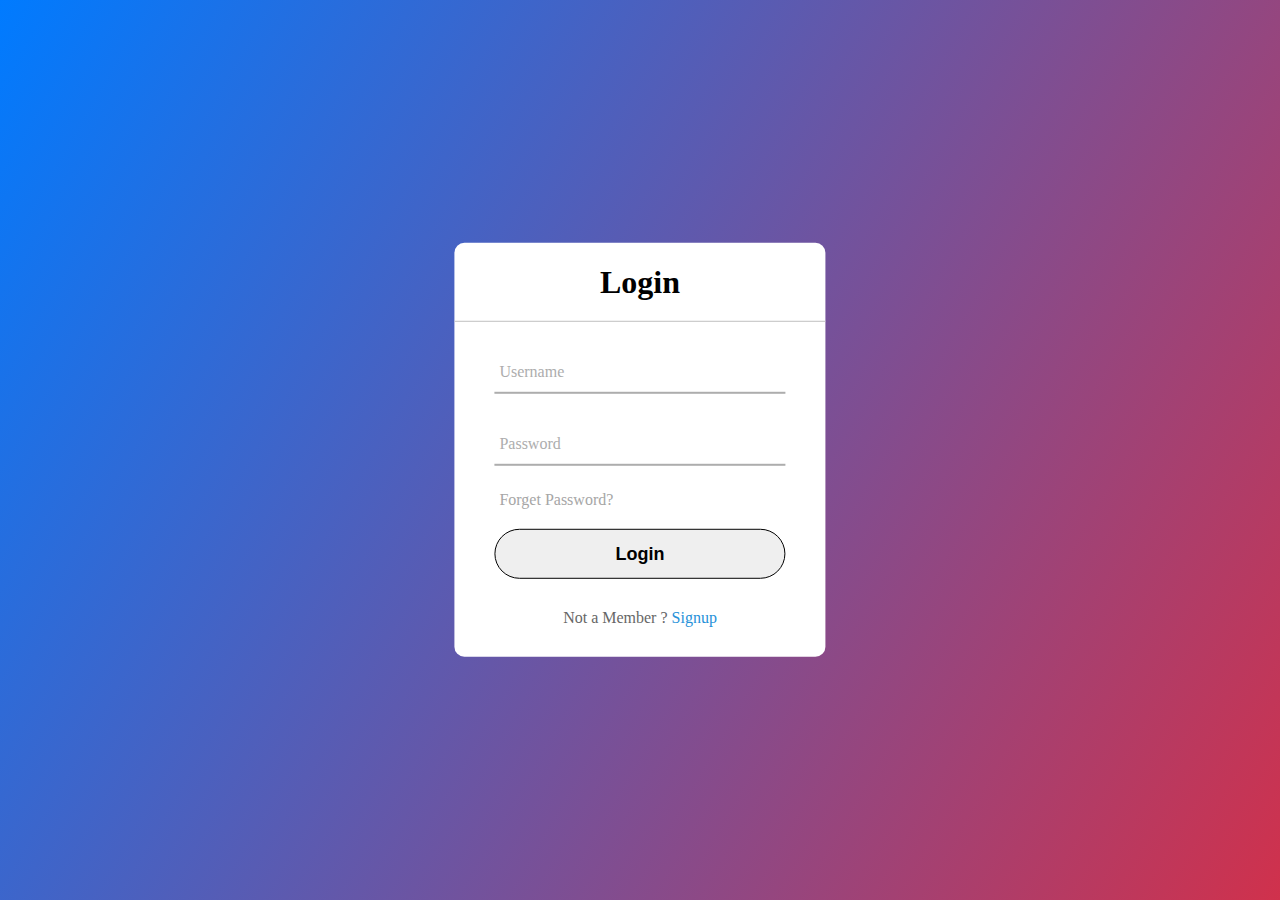
<file: Login Form/index.html>
<!DOCTYPE html>
<html lang="en">
  <head>
    <title>Pure CSS Login Form</title>
    <meta charset="UTF-8" />
    <meta name="viewport" content="width=device-width" />
    <link rel="stylesheet" href="style.css" />
  </head>
  <body>
    <div class="container">
      <div class="center">
        <h1>Login</h1>
        <form action="" method="POST">
          <div class="txt_field">
            <input type="text" name="text" required />
            <span></span>
            <label>Username</label>
          </div>
          <div class="txt_field">
            <input type="password" name="password" required />
            <span></span>
            <label>Password</label>
          </div>
          <div class="pass">Forget Password?</div>
          <input name="submit" type="Submit" value="Login" />
          <div class="signup_link">
            Not a Member ? <a href="signup.php">Signup</a>
          </div>
        </form>
      </div>
    </div>
  </body>
</html>
</file>
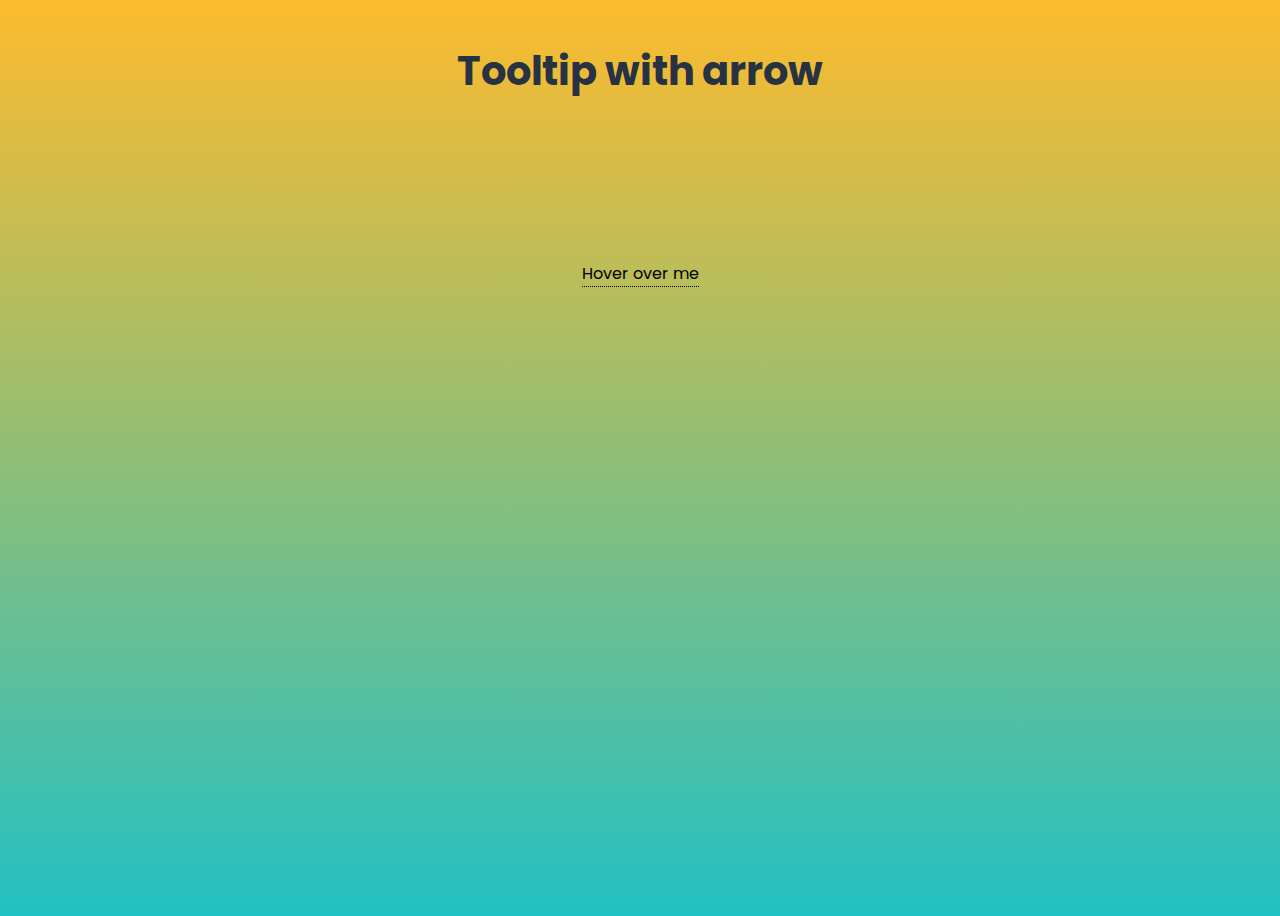
<file: Modern Tooltip/index.html>
<!DOCTYPE html>
<html lang="en">
<head>
    <meta charset="UTF-8">
    <meta http-equiv="X-UA-Compatible" content="IE=edge">
    <meta name="viewport" content="width=device-width, initial-scale=1.0">
    <title>Tooltip | CodewithFaraz</title>
    <link rel="stylesheet" href="style.css">
</head>
<body>
    <div class="container">
        <h2>Tooltip with arrow</h2>
        <div class="tooltip">Hover over me
            <span class="tooltiptext">Please like and subscribe to my channel :)</span>
        </div>
    </div>
</body>
</html>
</file>
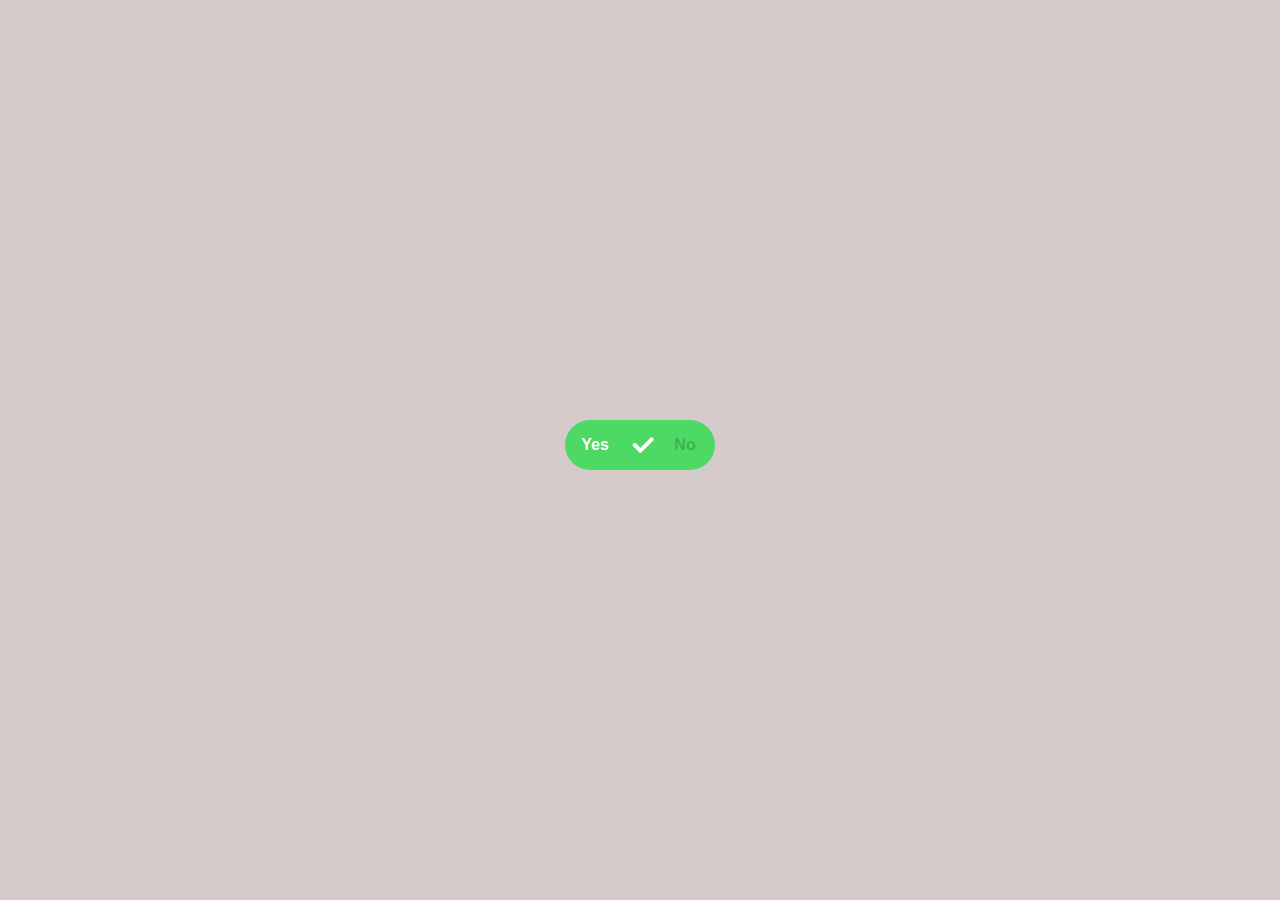
<file: Radio Button/index.html>
<!DOCTYPE html>
<html lang="en">
<head>
    <meta charset="UTF-8">
    <meta http-equiv="X-UA-Compatible" content="IE=edge">
    <meta name="viewport" content="width=device-width, initial-scale=1.0">
    <title>Radio Button</title>
    <link rel="stylesheet" href="style.css">
</head>
<body>
<form action="">
<input type="radio" name="rdo" id="yes" checked />
<input type="radio" name="rdo" id="no"/>
<div class="switch">
  <label for="yes">Yes</label>
  <label for="no">No</label>
  <span></span>
</div>
</form>
</body>
</html>
</file>
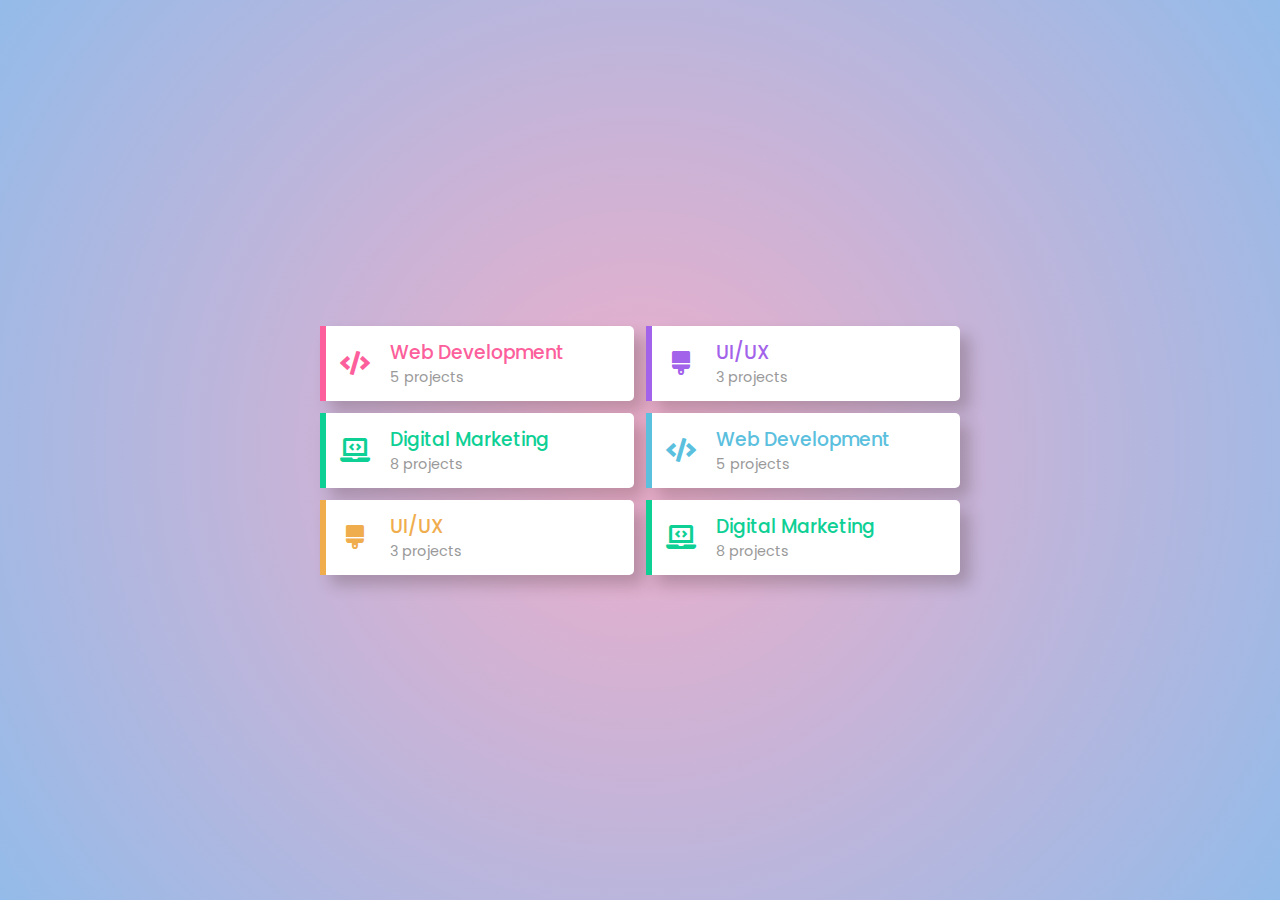
<file: Responsive Grid/index.html>
<!DOCTYPE html>
<html lang="en">
  <head>
    <title>Grid list hover effect</title>
    <meta charset="UTF-8" />
    <meta name="viewport" content="width=device-width" />
    <link href='https://cdnjs.cloudflare.com/ajax/libs/font-awesome/5.11.2/css/all.min.css' rel='stylesheet' />
    <link rel="stylesheet" href="style.css">
  </head>
  <body>
  <div class="container">
    <div class="box" style="--color: #fc5f9b">
      <div class="content">
        <div class="icon">
          <i class="fas fa-code"></i>
        </div>
        <div class="text">
          <h3>Web Development</h3>
          <p>5 projects</p>
        </div>
      </div>
    </div>
    <div class="box" style="--color: #a362ea">
      <div class="content">
        <div class="icon">
          <i class="fas fa-brush"></i>
        </div>
        <div class="text">
          <h3>UI/UX</h3>
          <p>3 projects</p>
        </div>
      </div>
    </div>
    <div class="box" style="--color: #0ed095">
      <div class="content">
        <div class="icon">
          <i class="fas fa-laptop-code"></i>
        </div>
        <div class="text">
          <h3>Digital Marketing</h3>
          <p>8 projects</p>
        </div>
      </div>
    </div>
    <div class="box" style="--color: #5bc0de">
    <div class="content">
      <div class="icon">
        <i class="fas fa-code"></i>
      </div>
      <div class="text">
        <h3>Web Development</h3>
        <p>5 projects</p>
      </div>
    </div>
  </div>
  <div class="box" style="--color: #f0ad4e">
    <div class="content">
      <div class="icon">
        <i class="fa fa-brush"></i>
      </div>
      <div class="text">
        <h3>UI/UX</h3>
        <p>3 projects</p>
      </div>
    </div>
  </div>
  <div class="box" style="--color: #0ed095">
    <div class="content">
      <div class="icon">
        <i class="fas fa-laptop-code"></i>
      </div>
      <div class="text">
        <h3>Digital Marketing</h3>
        <p>8 projects</p>
      </div>
    </div>
  </div>
</div>
  </body>
</html>
</file>
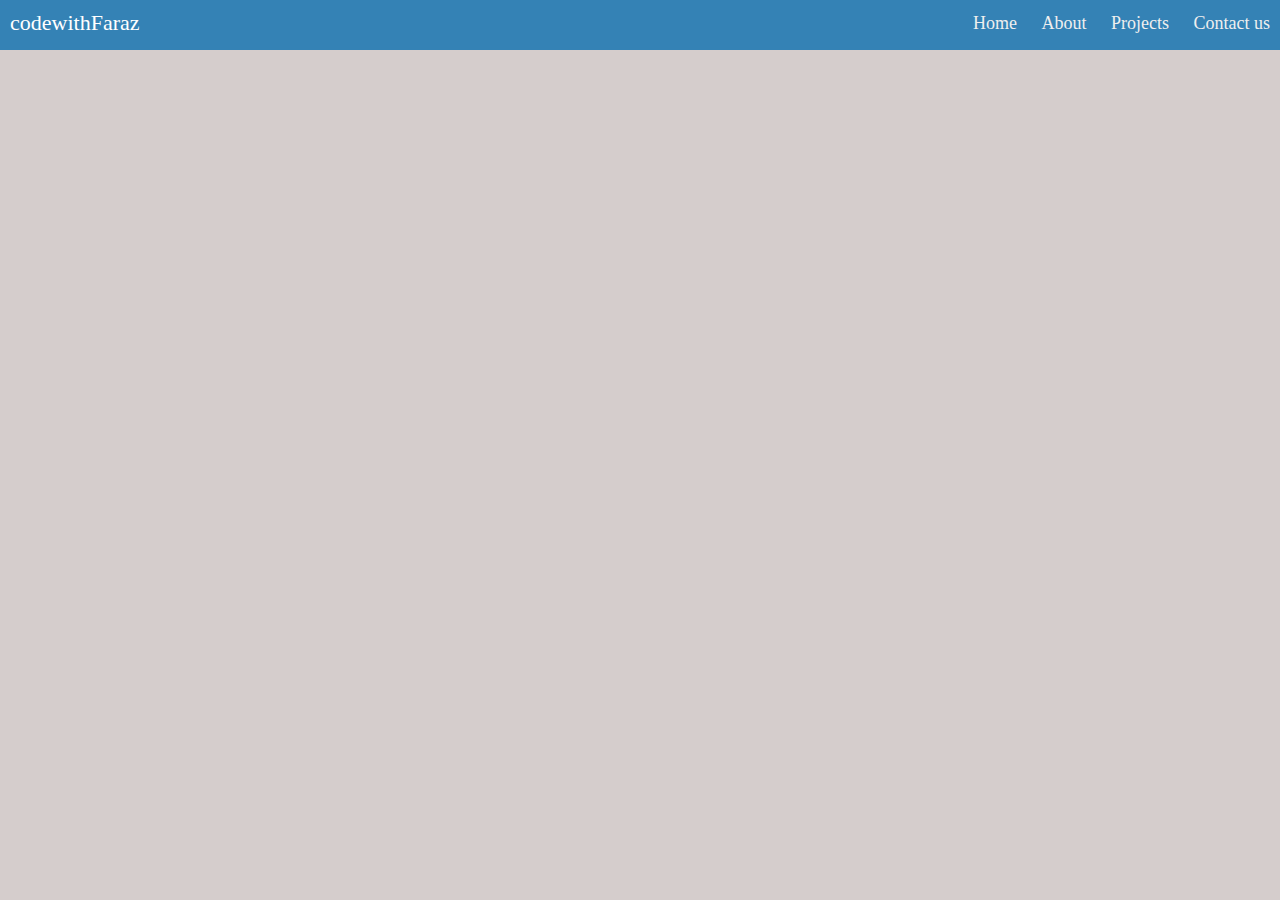
<file: Responsive Navbar/index.html>
<!DOCTYPE html>
<html lang="en">
  <head>
    <title>Responsive Navbar</title>
    <meta charset="UTF-8" />
    <meta name="viewport" content="width=device-width" />
    <link rel="stylesheet" href="style.css">
  </head>
  <body>
  <div class="nav">
  <input type="checkbox" id="nav-check">
  <div class="nav-header">
    <div class="nav-title">
      codewithFaraz
    </div>
  </div>
  <div class="nav-btn">
    <label for="nav-check">
      <span></span>
      <span></span>
      <span></span>
    </label>
  </div>

  <div class="nav-links">
    <a href="#" target="_blank">Home</a>
    <a href="#" target="_blank">About</a>
    <a href="#" target="_blank">Projects</a>
    <a href="#" target="_blank">Contact us</a>
  </div>
</div>
  </body>
</html>
</file>
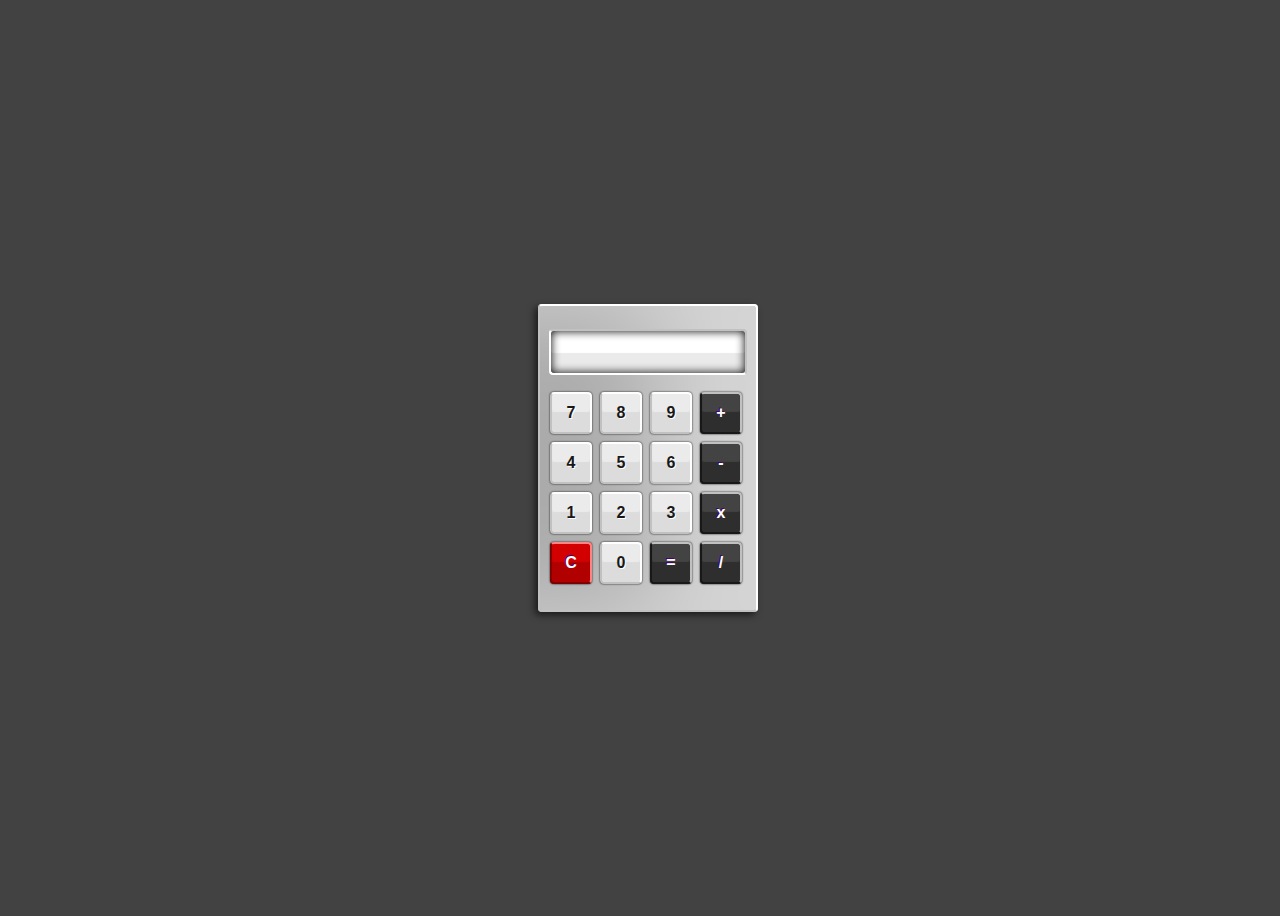
<file: Simple Calculator/index.html>
<!DOCTYPE html>
<html lang="en">
  <head>
    <title>calculator</title>
    <meta charset="UTF-8" />
    <meta name="viewport" content="width=device-width" />
    <link rel="stylesheet" href="style.css">
  </head>
  <body>
  <div class="container">
	<fieldset id="container">
		<form name="calculator">

			<input id="display" type="text" name="display" readonly>

			<input class="button digits" type="button" value="7" onclick="calculator.display.value += '7'">
			<input class="button digits" type="button" value="8" onclick="calculator.display.value += '8'">
			<input class="button digits" type="button" value="9" onclick="calculator.display.value += '9'">
			<input class="button mathButtons" type="button" value="+" onclick="calculator.display.value += ' + '">
			<br>
			<input class="button digits" type="button" value="4" onclick="calculator.display.value += '4'">
			<input class="button digits" type="button" value="5" onclick="calculator.display.value += '5'">
			<input class="button digits" type="button" value="6" onclick="calculator.display.value += '6'">
			<input class="button mathButtons" type="button" value="-" onclick="calculator.display.value += ' - '">
			<br>
			<input class="button digits" type="button" value="1" onclick="calculator.display.value += '1'">
			<input class="button digits" type="button" value="2" onclick="calculator.display.value += '2'">
			<input class="button digits" type="button" value="3" onclick="calculator.display.value += '3'">
			<input class="button mathButtons" type="button" value="x" onclick="calculator.display.value += ' * '">
			<br>
			<input id="clearButton" class="button" type="button" value="C" onclick="calculator.display.value = ''">
			<input class="button digits" type="button" value="0" onclick="calculator.display.value += '0'">
			<input class="button mathButtons" type="button" value="=" onclick="calculator.display.value = eval(calculator.display.value)">
			<input class="button mathButtons" type="button" value="/" onclick="calculator.display.value += ' / '">
		</form>
	</fieldset>
</div>
  </body>
</html>
</file>
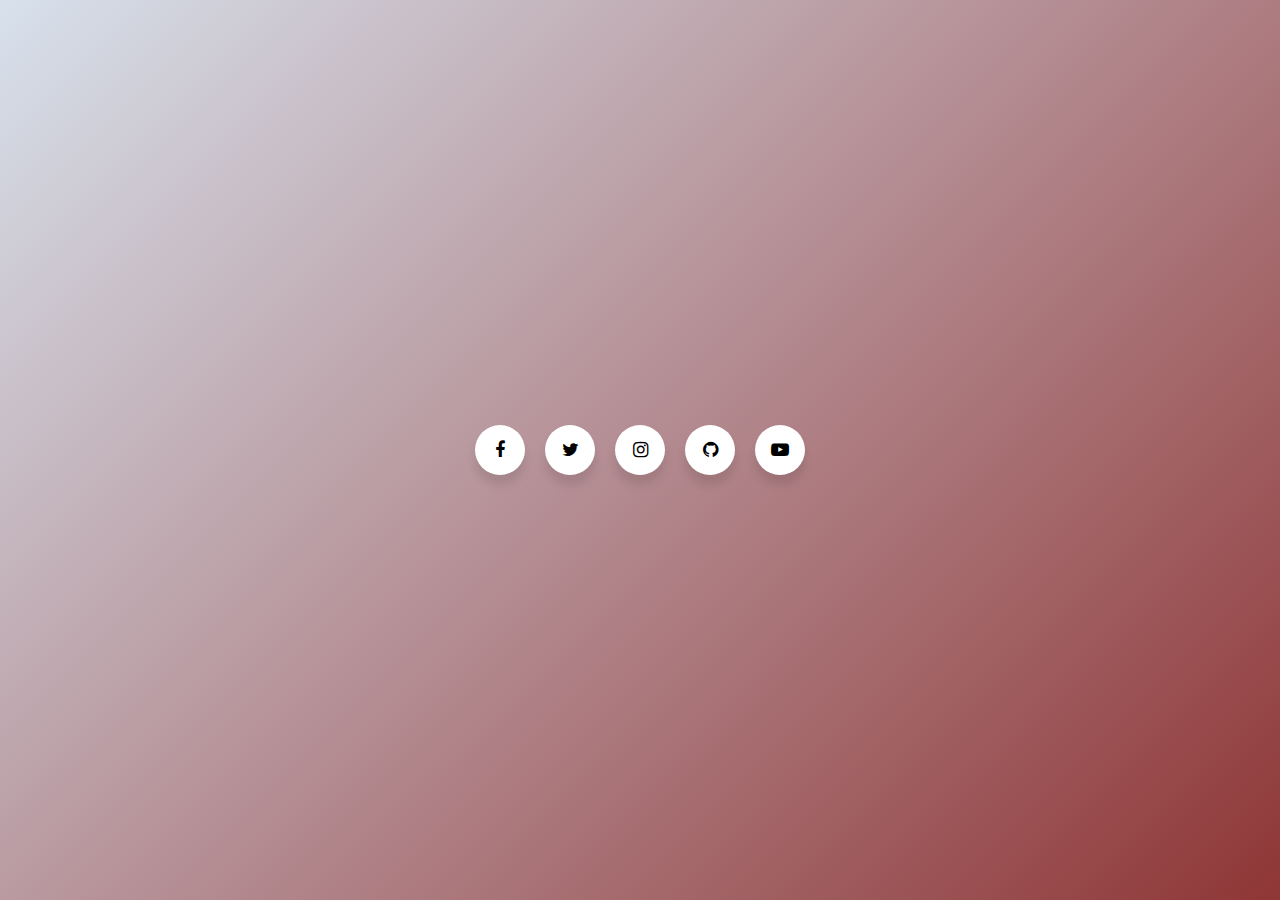
<file: Social Media Icon/index.html>
<html>
  <head>
    <meta charset="UTF-8" />
    <title>Social Media Icons With Tooltip</title>
    <link rel="stylesheet" href="style.css">
    <link rel="stylesheet" href="https://cdnjs.cloudflare.com/ajax/libs/font-awesome/4.7.0/css/font-awesome.min.css">
  </head>
  <body>
  <div class="wrapper">
  <div class="icon facebook">
      <div class="tooltip">Facebook</div>
      <span><i class="fa fa-facebook"></i></span>
  </div>
  <div class="icon twitter">
      <div class="tooltip">Twitter</div>
      <span><i class="fa fa-twitter"></i></span>
  </div>
  <div class="icon instagram">
      <div class="tooltip">Instagram</div>
      <span><i class="fa fa-instagram"></i></span>
  </div>
  <div class="icon github">
      <div class="tooltip">Github</div>
      <span><i class="fa fa-github"></i></span>
  </div>
  <div class="icon youtube">
      <div class="tooltip">YouTube</div>
      <span><i class="fa fa-youtube-play"></i></span>
  </div>
</div>
  </body>
</html>
</file>
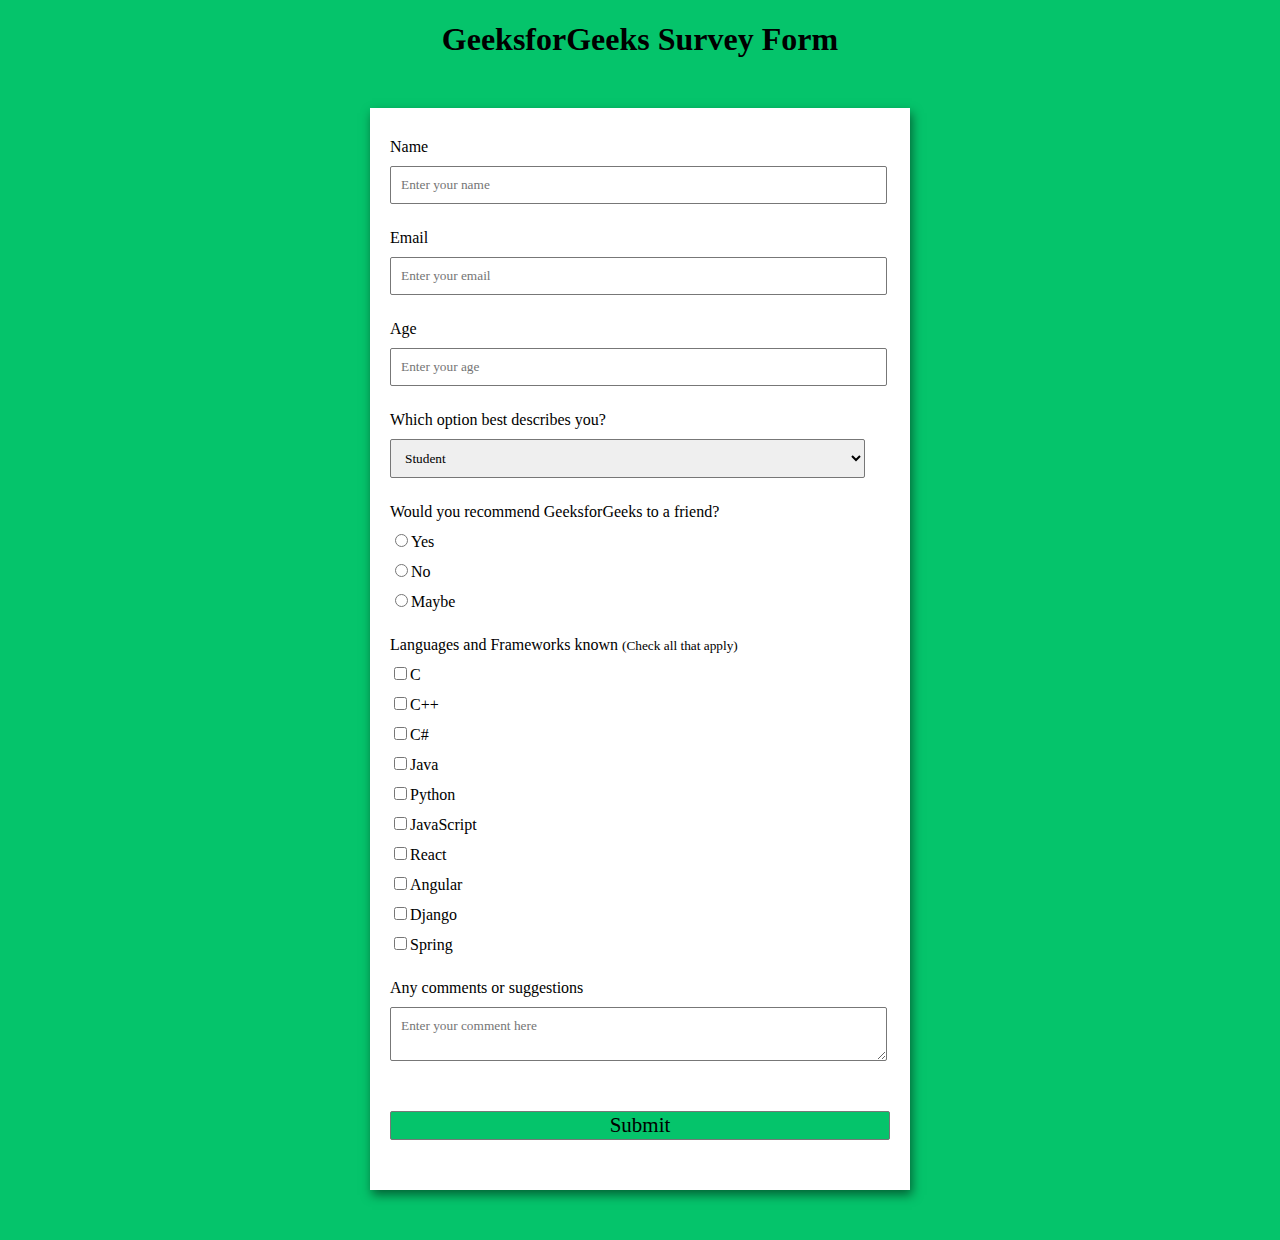
<file: Survey Form/index.html>
<!DOCTYPE html>
<html>
<head>
    <link rel="stylesheet" href="style.css"> 
</head>
<body>
    <h1>GeeksforGeeks Survey Form</h1>

    <!-- Create Form -->
    <form id="form">

        <!-- Details -->
        <div class="form-control">
            <label for="name" id="label-name">Name</label>
            <input type="text" id="name" placeholder="Enter your name" />
        </div>

        <div class="form-control">
            <label for="email" id="label-email">Email</label>
            <input type="email" id="email" placeholder="Enter your email" />
        </div>

        <div class="form-control">
            <label for="age" id="label-age">Age</label>
            <input type="text" id="age" placeholder="Enter your age" />
        </div>

        <div class="form-control">
            <label for="role" id="label-role">Which option best describes you?</label>
            <select name="role" id="role">
                <option value="student">Student</option>
                <option value="intern">Intern</option>
                <option value="professional">Professional</option>
                <option value="other">Other</option>
            </select>
        </div>

        <div class="form-control">
            <label>Would you recommend GeeksforGeeks to a friend?</label>
            <label for="recommed-1">
                <input type="radio" id="recommed-1" name="recommed">Yes
            </label>
            <label for="recommed-2">
                <input type="radio" id="recommed-2" name="recommed">No
            </label>
            <label for="recommed-3">
                <input type="radio" id="recommed-3" name="recommed">Maybe
            </label>
        </div>

        <div class="form-control">
            <label>Languages and Frameworks known
                <small>(Check all that apply)</small>
            </label>
            <label for="inp-1">
                <input type="checkbox" name="inp">C
            </label>
            <label for="inp-2">
                <input type="checkbox" name="inp">C++
            </label>
            <label for="inp-3">
                <input type="checkbox" name="inp">C#
            </label>
            <label for="inp-4">
                <input type="checkbox" name="inp">Java
            </label>
            <label for="inp-5">
                <input type="checkbox" name="inp">Python
            </label>
            <label for="inp-6">
                <input type="checkbox" name="inp">JavaScript
            </label>
            <label for="inp-7">
                <input type="checkbox" name="inp">React
            </label>
            <label for="inp-8">
                <input type="checkbox" name="inp">Angular
            </label>
            <label for="inp-9">
                <input type="checkbox" name="inp">Django
            </label>
            <label for="inp-10">
                <input type="checkbox" name="inp">Spring
            </label>
        </div>

        <div class="form-control">
            <label for="comment">Any comments or suggestions</label>
            <textarea name="comment" id="comment" placeholder="Enter your comment here"></textarea>
        </div>
        <!-- Submit Button -->
        <button type="submit" value="submit">Submit</button>
    </form>
</body>

</html>
</file>
<file: Login Form/style.css>
body{
    margin: 0;
    padding: 0;
    font-family: Roboto;
    background-repeat: no-repeat;
    background-size: cover;
    background: linear-gradient(120deg, #007bff, #d0314c);
    height: 100vh;
    overflow: hidden;
  }
  
  .center{
    position: absolute;
    top: 50%;
    left: 50%;
    transform: translate(-50%, -50%);
    width: 29vw;
    background: white;
    border-radius: 10px;
  }
  
  .center h1{
    text-align: center;
    padding: 0 0 20px 0;
    border-bottom: 1px solid silver;
  }
  
  .center form{
    padding: 0 40px;
    box-sizing: border-box;
  }
  
  form .txt_field{
    position: relative;
    border-bottom: 2px solid #adadad;
    margin: 30px 0;
  }
  
  .txt_field input{
    width: 100%;
    padding: 0 5px;
    height: 40px;
    font-size: 16px;
    border: none;
    background: none;
    outline: none;
  }
  
  .txt_field label{
    position: absolute;
    top: 50%;
    left: 5px;
    color: #adadad;
    transform: translateY(-50%);
    font-size: 16px;
    pointer-events: none;
  }
  
  .txt_field span::before{
    content: '';
    position: absolute;
    top: 40px;
    left: 0;
    width: 0px;
    height: 2px;
    background: #2691d9;
    transition: .5s;
  }
  
  .txt_field input:focus ~ label,
  .txt_field input:valid ~ label{
    top: -5px;
    color: #2691d9;
  }
  
  .txt_field input:focus ~ span::before,
  .txt_field input:Valid ~ span::before{
    width: 100%;
  }
  
  .pass{
    margin: -5px 0 20px 5px;
    color: #a6a6a6;
    cursor: pointer;
  }
  
  .pass:hover{
    text-decoration: underline;
  }
  
  input[type="Submit"]{
    width: 100%;
    height: 50px;
    border: 1px solid;
    border-radius: 25px;
    font-size: 18px;
    font-weight: 700;
    cursor: pointer;
  
  }
  
  input[type="Submit"]:hover{
    background: #2691d9;
    color: #e9f4fb;
    transition: .5s;
  }
  
  .signup_link{
    margin: 30px 0;
    text-align: center;
    font-size: 16px;
    color: #666666;
  }
  
  .signup_link a{
    color: #2691d9;
    text-decoration: none;
  }
  
  .signup_link a:hover{
    text-decoration: underline;
  }
  
  .HomeAbout{
    width: 100vw;
    height: 25vh;
  }
</file>
<file: Modern Tooltip/style.css>
@import url('https://fonts.googleapis.com/css2?family=Poppins:wght@400;500;700&display=swap');

body{
    font-family: 'Poppins', sans-serif;
    height: 100vh;
    background: rgb(34,193,195);
background: linear-gradient(0deg, rgba(34,193,195,1) 0%, rgba(253,187,45,1) 100%);
}
.container{
    display: flex;
    justify-content: center;
    flex-direction: column;
    align-items: center;
}

h2{
    font-size: 2.5em;
    font-weight: 700;
    color: #273342;
}

.tooltip{
    position: relative;
    display: inline-block;
    border-bottom: 1px dotted black;
    margin-top: 10%;
}

.tooltiptext{
    width: 250px;
    background-color: #273342;
    color: #fff;
    text-align: center;
    border-radius: 6px;
    padding: 5px 0;
    position: absolute;
    z-index: 1;
    bottom: 150%;
    left: 50%;
    margin-left: -120px;
    visibility: hidden;
}

.tooltiptext::after{
    content: "";
    position: absolute;
    top: 100%;
    left: 50%;
    border-style: solid;
    border-color: #273342 transparent transparent transparent;
    margin-left: -5px;
    border-width: 5px;
}

.tooltip:hover .tooltiptext{
    visibility: visible;
}
</file>
<file: Radio Button/style.css>
body {
	font-family: sans-serif;
	font-weight: 800;
	background-color: #d6cbcb;
  }
  .switch {
	position: absolute;
	top: 50%;
	left: 50%;
	width: 150px;
	height: 50px;
	text-align: center;
	margin: -30px 0 0 -75px;
	background: #4cd964;
	-webkit-transition: all 0.2s ease;
	-moz-transition: all 0.2s ease;
	-o-transition: all 0.2s ease;
	-ms-transition: all 0.2s ease;
	transition: all 0.2s ease;
	border-radius: 25px;
  }
  .switch span {
	position: absolute;
	width: 20px;
	height: 4px;
	top: 50%;
	left: 50%;
	margin: -2px 0px 0px -4px;
	background: #fff;
	display: block;
	-webkit-transform: rotate(-45deg);
	-moz-transform: rotate(-45deg);
	-o-transform: rotate(-45deg);
	-ms-transform: rotate(-45deg);
	transform: rotate(-45deg);
	-webkit-transition: all 0.2s ease;
	-moz-transition: all 0.2s ease;
	-o-transition: all 0.2s ease;
	-ms-transition: all 0.2s ease;
	transition: all 0.2s ease;
	border-radius: 2px;
  }
  .switch span:after {
	content: "";
	display: block;
	position: absolute;
	width: 4px;
	height: 12px;
	margin-top: -8px;
	background: #fff;
	-webkit-transition: all 0.2s ease;
	-moz-transition: all 0.2s ease;
	-o-transition: all 0.2s ease;
	-ms-transition: all 0.2s ease;
	transition: all 0.2s ease;
	border-radius: 2px;
  }
  input[type=radio] {
	display: none;
  }
  .switch label {
	cursor: pointer;
	color: rgba(0,0,0,0.2);
	width: 60px;
	line-height: 50px;
	-webkit-transition: all 0.2s ease;
	-moz-transition: all 0.2s ease;
	-o-transition: all 0.2s ease;
	-ms-transition: all 0.2s ease;
	transition: all 0.2s ease;
  }
  label[for=yes] {
	position: absolute;
	left: 0px;
	height: 20px;
  }
  label[for=no] {
	position: absolute;
	right: 0px;
  }
  #no:checked ~ .switch {
	background: #ff3b30;
  }
  #no:checked ~ .switch span {
	background: #fff;
	margin-left: -8px;
  }
  #no:checked ~ .switch span:after {
	background: #fff;
	height: 20px;
	margin-top: -8px;
	margin-left: 8px;
  }
  #yes:checked ~ .switch label[for=yes] {
	color: #fff;
  }
  #no:checked ~ .switch label[for=no] {
	color: #fff;
  }
</file>
<file: Responsive Grid/style.css>
@import url('https://fonts.googleapis.com/css2?family=Poppins:wght@100;300;400;500;600;700;800;900&display=swap');

* {
  margin: 0;
  padding: 0;
  box-sizing: border-box;
  font-family: 'Poppins', sans-serif;
}

body{
  display: flex;
  justify-content: center;
  align-items: center;
  min-height: 100vh;
  background: rgb(238,174,202);
background: radial-gradient(circle, rgba(238,174,202,1) 0%, rgba(148,187,233,1) 100%);
}

.container {
  width: 50%;
  display: grid;
  grid-template-columns: repeat(auto-fit, minmax(280px, 1fr));
  grid-gap: 0.75rem;
}

.box {
  position: relative;
  width: auto;
  height: 75px;
  background: #fff;
  border-radius: 5px;
  cursor: pointer;
  box-shadow: 10px 10px 15px rgba(59, 38, 38, 0.25);
}
.box::before {
  content: '';
  position: absolute;
  top: 0;
  left: 0;
  width: 6px;
  height: 100%;
  background: var(--color);
  transition: 0.5s ease-in-out;
}

.box:hover::before {
  width: 100%;
  border-top-right-radius: 5px;
  border-bottom-right-radius: 5px;
}

.box .content {
  position: relative;
  display: flex;
  align-items: center;
  height: 100%;
}

.box .content .icon {
  position: relative;
  min-width: 70px;
  display: flex;
  justify-content: center;
  align-items: center;
  font-size: 1.5em;
  color: var(--color);
  transition: 0.5s ease-in-out;
}

.box:hover .content .icon {
  color: #fff;
}

.box .content .text h3 {
  font-weight: 500;
  color: var(--color);
  transition: 0.5s ease-in-out;
}

.box .content .text p {
  font-size: 0.9em;
  color: #999;
  transition: 0.5s ease-in-out;
}

.box:hover .content .text h3,
.box:hover .content .text p {
  color: #fff;
}
</file>
<file: Responsive Navbar/style.css>
* {
    box-sizing: border-box;
  }
  
  body {
    margin: 0px;
    font-family: 'segoe ui';
    background-color: #D5CDCC;
  }
  
  .nav {
    height: 50px;
    width: 100%;
    background-color: #3482B5;
    position: relative;
  }
  
  .nav > .nav-header {
    display: inline;
  }
  
  .nav > .nav-header > .nav-title {
    display: inline-block;
    font-size: 22px;
    color: #fff;
    padding: 10px 10px 10px 10px;
  }
  
  .nav > .nav-btn {
    display: none;
  }
  
  .nav > .nav-links {
    display: inline;
    float: right;
    font-size: 18px;
  }
  
  .nav > .nav-links > a {
    display: inline-block;
    padding: 13px 10px 13px 10px;
    text-decoration: none;
    color: #efefef;
  }
  
  .nav > .nav-links > a:hover {
    background-color: rgba(0, 0, 0, 0.3);
  }
  
  .nav > #nav-check {
    display: none;
  }
  
  @media (max-width:800px) {
    .nav > .nav-btn {
      display: inline-block;
      position: absolute;
      right: 0px;
      top: 0px;
    }
    .nav > .nav-btn > label {
      display: inline-block;
      width: 50px;
      height: 50px;
      padding: 13px;
    }
    .nav > .nav-btn > label:hover,.nav  #nav-check:checked ~ .nav-btn > label {
      background-color: rgba(0, 0, 0, 0.3);
    }
    .nav > .nav-btn > label > span {
      display: block;
      width: 25px;
      height: 10px;
      border-top: 2px solid #eee;
    }
    .nav > .nav-links {
      position: absolute;
      display: block;
      width: 100%;
      background-color: #333;
      height: 0px;
      transition: all 0.3s ease-in;
      overflow-y: hidden;
      top: 50px;
      left: 0px;
    }
    .nav > .nav-links > a {
      display: block;
      width: 100%;
    }
    .nav > #nav-check:not(:checked) ~ .nav-links {
      height: 0px;
    }
    .nav > #nav-check:checked ~ .nav-links {
      height: calc(100vh - 50px);
      overflow-y: auto;
    }
  }
</file>
<file: Simple Calculator/style.css>
body {
	background-color: #424242;
	font-family: Tahoma;
}

.container {
	display: flex;
	align-items: center;
	justify-content: center;
	height: 100vh;
	width: 100vw;
}

#container {
	width: 200px;
	padding: 8px 8px 20px 8px;
	margin: 20px auto;
	background-color: #ABABAB;
	border-radius: 4px;
	border-top: 2px solid #FFF;
	border-right: 2px solid #FFF;
	border-bottom: 2px solid #C1C1C1;
	border-left: 2px solid #C1C1C1;
	box-shadow: -3px 3px 7px rgba(0, 0, 0, .6), inset -100px 0px 100px rgba(255, 255, 255, .5);
}

#display {
	display: block;
	margin: 15px auto;
	height: 42px;
	width: 174px;
	padding: 0 10px;
	border-radius: 4px;
	border-top: 2px solid #C1C1C1;
	border-right: 2px solid #C1C1C1;
	border-bottom: 2px solid #FFF;
	border-left: 2px solid #FFF;
	background-color: #FFF;
	box-shadow: inset 0px 0px 10px #030303, inset 0px -20px 1px rgba(150, 150, 150, .2);
	font-size: 28px;
	color: #666;
	text-align: right;
	font-weight: 400;
}

.button {
	display: inline-block;
	margin: 2px;
	width: 42px;
	height: 42px;
	font-size: 16px;
	font-weight: bold;
	border-radius: 4px;
}

.mathButtons {
	margin: 2px 2px 6px 2px;
	color: #FFF;
	text-shadow: -1px -1px 0px #44006F;
	background-color: #434343;
	border-top: 2px solid #C1C1C1;
	border-right: 2px solid #C1C1C1;
	border-bottom: 2px solid #181818;
	border-left: 2px solid #181818;
	box-shadow: 0px 0px 2px #030303, inset 0px -20px 1px #2E2E2E;
}

.digits {
	color: #181818;
	text-shadow: 1px 1px 0px #FFF;
	background-color: #EBEBEB;
	border-top: 2px solid #FFF;
	border-right: 2px solid #FFF;
	border-bottom: 2px solid #C1C1C1;
	border-left: 2px solid #C1C1C1;
	border-radius: 4px;
	box-shadow: 0px 0px 2px #030303, inset 0px -20px 1px #DCDCDC;
}

.digits:hover,
.mathButtons:hover,
#clearButton:hover {
	background-color: #FFBA75;
	box-shadow: 0px 0px 2px #FFBA75, inset 0px -20px 1px #FF8000;
	border-top: 2px solid #FFF;
	border-right: 2px solid #FFF;
	border-bottom: 2px solid #AE5700;
	border-left: 2px solid #AE5700;
}

#clearButton {
	color: #FFF;
	text-shadow: -1px -1px 0px #44006F;
	background-color: #D20000;
	border-top: 2px solid #FF8484;
	border-right: 2px solid #FF8484;
	border-bottom: 2px solid #800000;
	border-left: 2px solid #800000;
	box-shadow: 0px 0px 2px #030303, inset 0px -20px 1px #B00000;
}
</file>
<file: Social Media Icon/style.css>
@import url("https://fonts.googleapis.com/css2?family=Poppins&display=swap");
* {
margin: 0;
padding: 0;
box-sizing: border-box;
}

*:focus,
*:active {
outline: none !important;
-webkit-tap-highlight-color: transparent;
}

html,
body {
display: grid;
height: 100vh;
width: 100%;
font-family: "Poppins", sans-serif;
place-items: center;
background: linear-gradient(315deg, #8f3636, #d7e1ec);
}

.wrapper {
display: inline-flex;
}

.wrapper .icon {
position: relative;
background: #ffffff;
border-radius: 50%;
padding: 15px;
margin: 10px;
width: 50px;
height: 50px;
font-size: 18px;
display: flex;
justify-content: center;
align-items: center;
flex-direction: column;
box-shadow: 0 10px 10px rgba(0, 0, 0, 0.1);
cursor: pointer;
transition: all 0.2s cubic-bezier(0.68, -0.55, 0.265, 1.55);
-webkit-border-radius: 50%;
-moz-border-radius: 50%;
-ms-border-radius: 50%;
-o-border-radius: 50%;
-webkit-transition: all 0.2s cubic-bezier(0.68, -0.55, 0.265, 1.55);
-moz-transition: all 0.2s cubic-bezier(0.68, -0.55, 0.265, 1.55);
-ms-transition: all 0.2s cubic-bezier(0.68, -0.55, 0.265, 1.55);
-o-transition: all 0.2s cubic-bezier(0.68, -0.55, 0.265, 1.55);
}

.wrapper .tooltip {
position: absolute;
top: 0;
font-size: 14px;
background: #fff;
color: #ffffff;
padding: 5px 8px;
box-shadow: 0 10px 10px rgba(0, 0, 0, 0.1);
opacity: 0;
pointer-events: none;
border-radius: 4px;
transition: all 0.3s cubic-bezier(0.68, -0.55, 0.265, 1.55);
-webkit-transition: all 0.3s cubic-bezier(0.68, -0.55, 0.265, 1.55);
-moz-transition: all 0.3s cubic-bezier(0.68, -0.55, 0.265, 1.55);
-ms-transition: all 0.3s cubic-bezier(0.68, -0.55, 0.265, 1.55);
-o-transition: all 0.3s cubic-bezier(0.68, -0.55, 0.265, 1.55);
-webkit-border-radius: 4px;
-moz-border-radius: 4px;
-ms-border-radius: 4px;
-o-border-radius: 4px;
}

.wrapper .tooltip::before {
position: absolute;
content: "";
height: 8px;
width: 8px;
background: #fff;
bottom: -3px;
left: 50%;
transform: translate(-50%) rotate(45deg);
transition: all 0.3s cubic-bezier(0.68, -0.55, 0.265, 1.55);
-webkit-transform: translate(-50%) rotate(45deg);
-moz-transform: translate(-50%) rotate(45deg);
-ms-transform: translate(-50%) rotate(45deg);
-o-transform: translate(-50%) rotate(45deg);
-webkit-transition: all 0.3s cubic-bezier(0.68, -0.55, 0.265, 1.55);
-moz-transition: all 0.3s cubic-bezier(0.68, -0.55, 0.265, 1.55);
-ms-transition: all 0.3s cubic-bezier(0.68, -0.55, 0.265, 1.55);
-o-transition: all 0.3s cubic-bezier(0.68, -0.55, 0.265, 1.55);
}

.wrapper .icon:hover .tooltip {
top: -45px;
opacity: 1;
visibility: visible;
pointer-events: auto;
}

.wrapper .icon:hover span,
.wrapper .icon:hover .tooltip {
text-shadow: 0 -1px 0 rgba(0, 0, 0, 0.01);
}

.wrapper .facebook:hover,
.wrapper .facebook:hover .tooltip,
.wrapper .facebook:hover .tooltip::before {
background: #3b5999;
color: #fff;
}

.wrapper .twitter:hover,
.wrapper .twitter:hover .tooltip,
.wrapper .twitter:hover .tooltip::before {
background: #46c1f6;
color: #fff;
}

.wrapper .instagram:hover,
.wrapper .instagram:hover .tooltip,
.wrapper .instagram:hover .tooltip::before {
background: #e1306c;
color: #fff;
}

.wrapper .github:hover,
.wrapper .github:hover .tooltip,
.wrapper .github:hover .tooltip::before {
background: #333333;
color: #fff;
}

.wrapper .youtube:hover,
.wrapper .youtube:hover .tooltip,
.wrapper .youtube:hover .tooltip::before {
background: #e92828;
color: #fff;
}
</file>
<file: Survey Form/style.css>
/* Styling the Body element */
body {
    background-color: #05c46b;
    font-family: Verdana;
    text-align: center;
}

/* Styling the Form */
form {
    background-color: #fff;
    max-width: 500px;
    margin: 50px auto;
    padding: 30px 20px;
    box-shadow: 2px 5px 10px rgba(0, 0, 0, 0.5);
}

/* Styling .form-control */
.form-control {
    text-align: left;
    margin-bottom: 25px;
}

/* Styling .form-control label */
.form-control label {
    display: block;
    margin-bottom: 10px;
}

/* Styling .form-control input, select, textarea */
.form-control input,
.form-control select,
.form-control textarea {
    border: 1px solid #777;
    border-radius: 2px;
    font-family: inherit;
    padding: 10px;
    display: block;
    width: 95%;
}

/* Styling Radio button and Checkbox */
.form-control input[type="radio"],
.form-control input[type="checkbox"] {
    display: inline-block;
    width: auto;
}

/* Styling Button */
button {
    background-color: #05c46b;
    border: 1px solid #777;
    border-radius: 2px;
    font-family: inherit;
    font-size: 21px;
    display: block;
    width: 100%;
    margin-top: 50px;
    margin-bottom: 20px;
}
</file>
